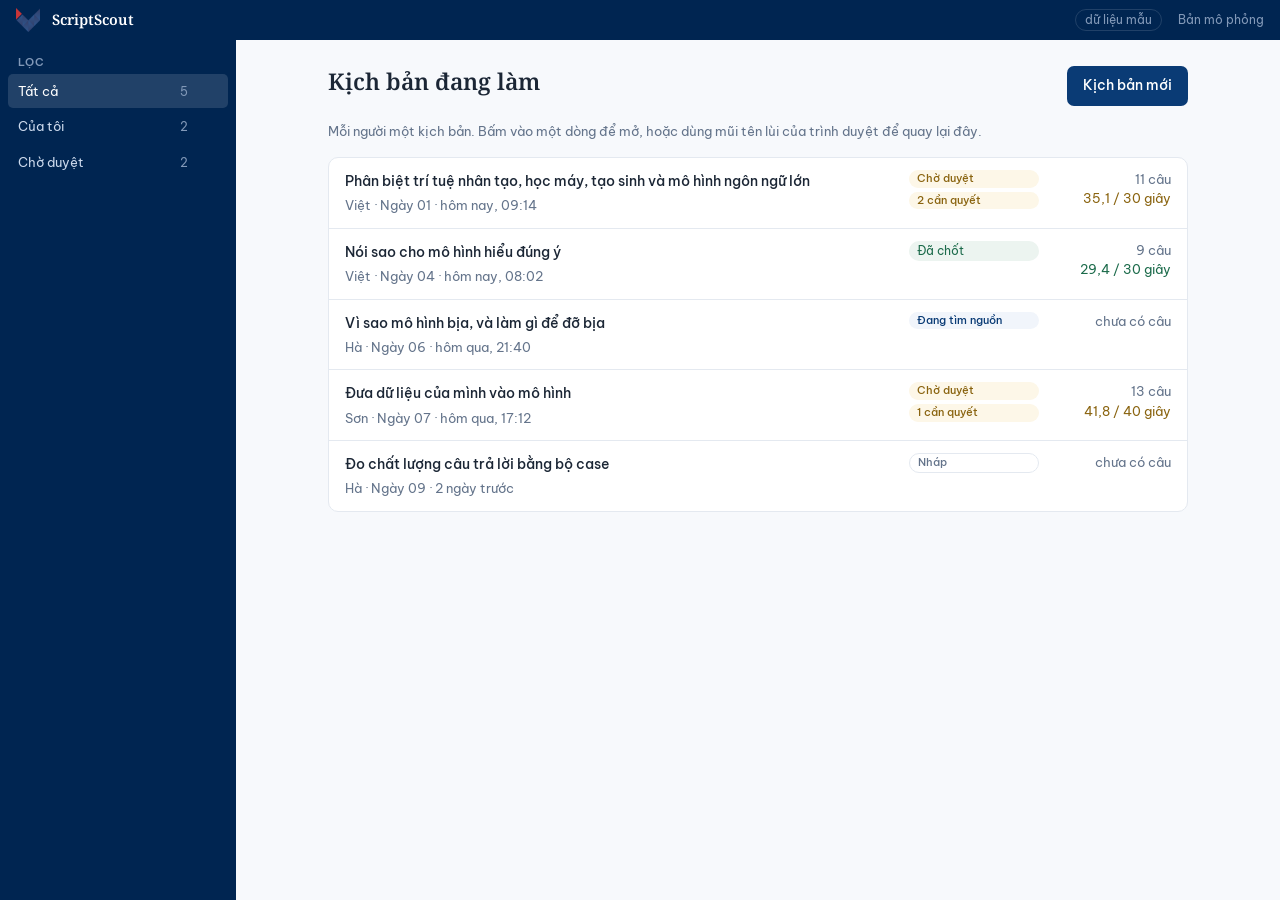
<file: codebase/ui/index.html>
<!doctype html>
<html lang="vi">
<head>
<meta charset="utf-8">
<meta name="viewport" content="width=device-width, initial-scale=1, viewport-fit=cover">
<title>ScriptScout</title>
<link rel="preconnect" href="https://fonts.googleapis.com">
<link rel="preconnect" href="https://fonts.gstatic.com" crossorigin>
<link rel="stylesheet" href="https://fonts.googleapis.com/css2?family=Noto+Serif:wght@400;600&family=Be+Vietnam+Pro:wght@300;400;500;600&display=swap">
<link rel="stylesheet" href="src/tokens.css">
<link rel="stylesheet" href="src/app.css">
</head>
<body>

<div class="app">
  <header class="top">
    <button class="back" id="back" hidden aria-label="Quay lai danh sach kich ban" title="Quay lai danh sach">
      <svg width="17" height="17" viewBox="0 0 18 18" fill="none" stroke="currentColor" stroke-width="1.8" aria-hidden="true"><path d="M11 3.5L5.5 9l5.5 5.5"/></svg>
    </button>
    <img src="src/vinuni-logo.png" alt="VinUniversity" width="24" height="24">
    <span class="nm">ScriptScout</span>
    <span class="crumb" id="crumb"></span>
    <div class="right">
      <span class="mode" id="mode">dữ liệu mẫu</span>
      <span class="meta num" id="cost">Bản mô phỏng</span>
    </div>
  </header>

  <div class="cols">
    <nav class="rail" id="rail" aria-label="Cấu trúc"></nav>

    <div class="mid" id="mid">
      <main class="thread" id="thread" aria-live="polite"></main>
      <div class="list" id="list" hidden></div>
      <div class="composer">
        <div class="wrap">
          <div class="chips" id="chips"></div>
          <div class="in">
            <label class="sr" for="say">Nhắn cho agent</label>
            <textarea id="say" rows="1" placeholder="Nhắn cho agent, hoặc bấm / để vào ô này"></textarea>
            <button class="btn pri" id="send">Gửi</button>
          </div>
        </div>
      </div>
    </div>

    <aside class="inspect" id="inspect" aria-label="Chi tiết"></aside>
  </div>
</div>

<script src="src/fixture.js"></script>
<script src="src/state.js"></script>
<script src="src/adapter-mock.js"></script>
<script src="src/adapter-http.js"></script>
<script src="src/adapter.js"></script>
<script src="src/export.js"></script>
<script src="src/views.js"></script>
<script src="src/app.js"></script>
</body>
</html>
</file>
<file: codebase/ui/src/tokens.css>
/* ScriptScout design tokens.
   Source of truth for colour, type, space, radius. Components must not carry literal hex.
   Brand: VinUniversity — navy #0A3B75, red #A31D24, gold #D6A21E.
   Three theme states: bare :root is light; prefers-color-scheme handles the unstamped
   default; [data-theme] wins over both. */

:root {
  /* brand */
  --brand-navy: #0A3B75;
  --brand-red: #A31D24;
  --brand-gold: #D6A21E;

  /* primary ramp */
  --navy: #0A3B75;
  --navy-strong: #002551;
  --navy-hover: #0d4a92;
  --navy-tint: #F1F5FB;
  --navy-line: #C7D9EE;
  --on-navy: #FFFFFF;

  /* semantic: these are state, not accent */
  --ok: #1C6B4B;
  --ok-tint: #ECF4F0;
  --caution: #8A6410;
  --caution-mark: #D6A21E;
  --caution-tint: #FDF7E8;
  --stop: #A31D24;
  --stop-tint: #FCF2F2;

  /* neutrals, biased cool toward the navy */
  --ink: #1B2635;
  --ink-2: #3F4E60;
  --muted: #64748B;
  --canvas: #F7F9FC;
  --surface: #FFFFFF;
  --surface-2: #FAFBFD;
  --line: #E4E9F0;
  --line-strong: #CFD7E2;

  /* dark rail sits on brand navy in both themes */
  --rail-bg: #002551;
  --rail-fg: #CBD9EC;
  --rail-dim: #8299B8;
  --rail-hover: rgba(255, 255, 255, 0.08);
  --rail-active: rgba(255, 255, 255, 0.13);

  --focus: #2C6FD1;

  /* type */
  --serif: 'Noto Serif', Georgia, 'Times New Roman', serif;
  --sans: 'Be Vietnam Pro', 'Segoe UI', system-ui, -apple-system, sans-serif;

  --t-display: 600 23px/1.28 var(--serif);
  --t-title: 600 17px/1.35 var(--serif);
  --t-script: 400 16px/1.52 var(--serif);
  --t-body: 400 14px/1.6 var(--sans);
  --t-body-sm: 400 12.5px/1.55 var(--sans);
  --t-label: 600 10.5px/1.3 var(--sans);
  --t-meta: 400 11.5px/1.45 var(--sans);
  --track-label: 0.1em;

  /* space, 4px scale */
  --s1: 4px;
  --s2: 8px;
  --s3: 12px;
  --s4: 16px;
  --s5: 20px;
  --s6: 26px;
  --s7: 34px;

  /* radius: one system. panels 10, controls 7, pills full. */
  --r-panel: 10px;
  --r-ctl: 7px;
  --r-pill: 999px;

  /* elevation: hairline first, shadow only for things that float */
  --lift: 0 4px 12px rgba(22, 32, 43, 0.10), 0 24px 48px -20px rgba(22, 32, 43, 0.22);

  --rail-w: 236px;
  --inspect-w: 352px;
  --thread-w: 760px;
}

@media (prefers-color-scheme: dark) {
  :root:not([data-theme="light"]) {
    --navy: #94B8E8;
    --navy-strong: #0A1320;
    --navy-hover: #A8C6EE;
    --navy-tint: #16243A;
    --navy-line: #2B4160;
    --on-navy: #0A1320;

    --ok: #6FC79E;
    --ok-tint: #142520;
    --caution: #E3BA57;
    --caution-mark: #D6A21E;
    --caution-tint: #2A2313;
    --stop: #F19BA3;
    --stop-tint: #2B1A1D;

    --ink: #E9EEF6;
    --ink-2: #BAC7D7;
    --muted: #8C9DB2;
    --canvas: #0D1420;
    --surface: #141D2B;
    --surface-2: #101825;
    --line: #253248;
    --line-strong: #32425C;

    --rail-bg: #081120;
    --rail-fg: #CBD9EC;
    --rail-dim: #7889A3;

    --focus: #83B2F0;
    --lift: 0 4px 12px rgba(0, 0, 0, 0.36), 0 24px 48px -20px rgba(0, 0, 0, 0.6);
  }
}

:root[data-theme="dark"] {
  --navy: #94B8E8;
  --navy-strong: #0A1320;
  --navy-hover: #A8C6EE;
  --navy-tint: #16243A;
  --navy-line: #2B4160;
  --on-navy: #0A1320;

  --ok: #6FC79E;
  --ok-tint: #142520;
  --caution: #E3BA57;
  --caution-mark: #D6A21E;
  --caution-tint: #2A2313;
  --stop: #F19BA3;
  --stop-tint: #2B1A1D;

  --ink: #E9EEF6;
  --ink-2: #BAC7D7;
  --muted: #8C9DB2;
  --canvas: #0D1420;
  --surface: #141D2B;
  --surface-2: #101825;
  --line: #253248;
  --line-strong: #32425C;

  --rail-bg: #081120;
  --rail-fg: #CBD9EC;
  --rail-dim: #7889A3;

  --focus: #83B2F0;
  --lift: 0 4px 12px rgba(0, 0, 0, 0.36), 0 24px 48px -20px rgba(0, 0, 0, 0.6);
}
</file>
<file: codebase/ui/src/app.css>
/* Components. Every value comes from tokens.css. No literal hex below this line. */

* { box-sizing: border-box; }
/* A class selector beats the user-agent rule for [hidden], so display:flex on a pane would
   keep it laid out even while hidden. Say it once, loudly. */
[hidden] { display: none !important; }
html, body { height: 100%; }
body {
  margin: 0;
  background: var(--canvas);
  color: var(--ink);
  font: var(--t-body);
  -webkit-font-smoothing: antialiased;
}
h1, h2, h3 { margin: 0; font-family: var(--serif); text-wrap: balance; }
p { margin: 0 0 var(--s3); }
p:last-child { margin-bottom: 0; }
button { font: inherit; color: inherit; background: none; border: 0; padding: 0; cursor: pointer; }
:focus-visible { outline: 2px solid var(--focus); outline-offset: 2px; border-radius: 3px; }
.num { font-variant-numeric: tabular-nums; }
.lbl { font: var(--t-label); letter-spacing: var(--track-label); text-transform: uppercase; color: var(--muted); }
.sub { font: var(--t-body-sm); color: var(--muted); }
.sr { position: absolute; width: 1px; height: 1px; overflow: hidden; clip-path: inset(50%); white-space: nowrap; }

/* ---------- shell ---------- */
.app { height: 100%; display: grid; grid-template-rows: auto minmax(0, 1fr); }

.top {
  background: var(--rail-bg); color: var(--rail-fg);
  display: flex; align-items: center; gap: var(--s3);
  padding-inline: var(--s4);
  padding-block: var(--s2);
  padding-top: calc(var(--s2) + env(safe-area-inset-top, 0px));
}
.top img { width: 24px; height: 24px; display: block; }
.top .nm { font-family: var(--serif); font-size: 14.5px; font-weight: 600; color: #fff; }
.top .right { margin-left: auto; display: flex; align-items: center; gap: var(--s4); }
.top .back { color: var(--rail-fg); border-radius: var(--r-ctl); padding: 4px; display: grid; place-items: center; }
.top .back:hover { background: var(--rail-hover); color: #fff; }
.top .crumb { font: var(--t-body-sm); color: var(--rail-dim); max-width: 44ch; overflow: hidden; text-overflow: ellipsis; white-space: nowrap; }
.top .crumb::before { content: "/"; margin-right: var(--s2); opacity: .5; }
.top .crumb:empty { display: none; }

/* The exit lives under the script, so it reads as the end of the artifact rather than
   another control in the rail. */
.finish { display: flex; align-items: center; justify-content: space-between; gap: var(--s4);
  flex-wrap: wrap; padding: var(--s4) var(--s5); border-top: 1px solid var(--line);
  background: var(--navy-tint); border-radius: 0 0 var(--r-panel) var(--r-panel); }
.finish .acts { display: flex; align-items: center; gap: var(--s3); }

.qnav { display: flex; align-items: center; gap: var(--s3); margin: var(--s2) 0 var(--s3); }
.qnav .btn[disabled] { opacity: .4; pointer-events: none; }

.art.vid video { display: block; width: 100%; background: #000;
  border-top: 1px solid var(--line); border-bottom: 1px solid var(--line); }
.art.vid .artf { align-items: center; }

.list { width: 100%; max-width: 900px; margin: 0 auto; padding: var(--s6) var(--s5) var(--s7); display: flex; flex-direction: column; gap: var(--s4); }
.list .s { cursor: pointer; }
.top .meta { font: var(--t-meta); color: var(--rail-dim); }
.top .mode { font: var(--t-meta); color: var(--rail-dim); border: 1px solid var(--rail-active); border-radius: var(--r-pill); padding: 2px 9px; }

.cols { display: grid; grid-template-columns: var(--rail-w) minmax(0, 1fr) var(--inspect-w); min-height: 0; }
/* The list needs no inspector, so the column goes away rather than sitting there empty. */
.cols.listing { grid-template-columns: var(--rail-w) minmax(0, 1fr); }

/* ---------- left: structure ---------- */
.rail { background: var(--rail-bg); overflow-y: auto; padding: var(--s4) var(--s2) var(--s6); display: flex; flex-direction: column; gap: var(--s5); }
.rail h2 { font: var(--t-label); font-family: var(--sans); letter-spacing: var(--track-label); text-transform: uppercase; color: var(--rail-dim); padding: 0 10px var(--s1); }
.rail ol { list-style: none; margin: 0; padding: 0; display: flex; flex-direction: column; gap: 1px; }
.rail .beat, .rail li > button { width: 100%; text-align: left; color: var(--rail-fg); font-size: 13px; padding: 7px 10px; border-radius: 5px; display: flex; gap: var(--s2); align-items: baseline; }
.rail li > button:hover { background: var(--rail-hover); }
.rail li > button[aria-current="true"] { background: var(--rail-active); color: #fff; }
.rail .k { color: var(--rail-dim); font: var(--t-meta); min-width: 38px; flex: none; }
.rail .beat.off { color: var(--rail-dim); }
.rail .sec { color: var(--rail-dim); font: var(--t-meta); padding: var(--s3) 10px var(--s1); }
.rail li.gone > button { color: var(--rail-dim); }
.rail li.gone .t { text-decoration: line-through; }
.rail .foot { margin-top: auto; padding: var(--s3) 10px 0; border-top: 1px solid var(--rail-active); color: var(--rail-dim); font: var(--t-meta); display: flex; flex-direction: column; gap: 2px; }
.rail .foot b { color: #fff; font-size: 15px; font-weight: 600; }

/* ---------- centre: thread ---------- */
.mid { overflow-y: auto; display: flex; flex-direction: column; }
.thread { width: 100%; max-width: var(--thread-w); margin: 0 auto; padding: var(--s6) var(--s5) var(--s2); display: flex; flex-direction: column; justify-content: flex-end; gap: var(--s6); flex: 1; }

.composer { position: sticky; bottom: 0; background: linear-gradient(to top, var(--canvas) 62%, transparent); padding: var(--s3) var(--s5); padding-bottom: calc(var(--s4) + env(safe-area-inset-bottom, 0px)); }
.composer .wrap { max-width: var(--thread-w); margin: 0 auto; }
.composer .in { background: var(--surface); border: 1px solid var(--line); border-radius: var(--r-panel); padding: var(--s2) var(--s3); display: flex; gap: var(--s3); align-items: flex-end; }
.composer .in:focus-within { border-color: var(--navy-line); }
.composer textarea { flex: 1; font: inherit; color: var(--ink); background: none; border: 0; resize: none; min-height: 24px; max-height: 120px; }
.composer textarea:focus { outline: none; }
.composer textarea::placeholder { color: var(--muted); opacity: 1; }
.chips { display: flex; gap: var(--s2); flex-wrap: wrap; margin-bottom: var(--s2); }
.chip { border: 1px solid var(--line); background: var(--surface); border-radius: var(--r-pill); padding: 5px 12px; font: var(--t-body-sm); color: var(--ink-2); }
.chip:hover { border-color: var(--navy-line); color: var(--navy); }

.msg { display: flex; flex-direction: column; gap: var(--s2); }
.msg.user { align-items: flex-end; }
.msg.user .body { background: var(--navy-tint); border-radius: var(--r-panel) var(--r-panel) 3px var(--r-panel); padding: 11px var(--s4); max-width: 86%; }
.msg.agent .who { display: flex; align-items: center; gap: var(--s2); }
.msg.agent .who .av { width: 20px; height: 20px; border-radius: 5px; background: var(--navy); display: grid; place-items: center; flex: none; }
.msg.agent .who .nm { font: var(--t-body-sm); font-weight: 500; color: var(--muted); }
.msg.agent .body { padding-left: 28px; }
.qs { margin: var(--s3) 0 0; padding-left: var(--s5); display: flex; flex-direction: column; gap: var(--s2); }

.acts { display: flex; gap: var(--s1); align-items: center; flex-wrap: wrap; margin-top: var(--s4); }
.btn { border-radius: var(--r-ctl); padding: 9px 16px; font-size: 13.5px; }
.btn.pri { background: var(--navy); color: var(--on-navy); font-weight: 500; }
.btn.pri:hover { background: var(--navy-hover); }
.btn.pri:active { transform: translateY(1px); }
.btn.pri[disabled] { opacity: .45; cursor: not-allowed; }
.btn.quiet { color: var(--muted); }
.btn.quiet:hover { color: var(--ink); background: var(--surface); }
.btn.quiet.stop:hover { color: var(--stop); background: var(--stop-tint); }
.btn.line { border: 1px solid var(--line); background: var(--surface); }
.btn.line:hover { border-color: var(--navy-line); }

/* ---------- plan ---------- */
.plan { border-left: 2px solid var(--navy-line); padding-left: var(--s4); margin-left: 28px; }
.plan h3 { font: var(--t-title); margin-bottom: var(--s2); }
.crit { display: grid; grid-template-columns: repeat(auto-fit, minmax(210px, 1fr)); gap: var(--s1) var(--s4); margin-top: var(--s3); }
.crit div { display: flex; justify-content: space-between; gap: var(--s2); font: var(--t-body-sm); }
.crit b { font-weight: 500; color: var(--ink-2); }
.crit span { color: var(--muted); }

/* ---------- trace ---------- */
.trace { padding-left: 28px; display: flex; flex-direction: column; gap: 3px; }
.tr { display: grid; grid-template-columns: 16px 56px minmax(0, 1fr); gap: var(--s2); align-items: baseline; font: var(--t-body-sm); }
.tr .t { color: var(--muted); font: var(--t-meta); }
.tr.stop { color: var(--stop); }
.tr.skip { color: var(--muted); }
.tr.caution { color: var(--caution); }
.tr.in { animation: rise 260ms ease-out both; }
@keyframes rise { from { opacity: 0; transform: translateY(5px); } to { opacity: 1; transform: none; } }
.pbar { height: 3px; background: var(--line); border-radius: 2px; overflow: hidden; margin: var(--s3) 0 0 28px; }
.pbar i { display: block; height: 100%; background: var(--navy); width: 0; transition: width 400ms linear; }

/* ---------- script artifact ---------- */
.art { border: 1px solid var(--line); background: var(--surface); border-radius: var(--r-panel); overflow: hidden; margin-left: 28px; }
.art.old { opacity: .55; }
.arth { padding: var(--s3) var(--s4); border-bottom: 1px solid var(--line); display: flex; align-items: baseline; justify-content: space-between; gap: var(--s3); flex-wrap: wrap; }
.arth .ttl { font: var(--t-title); }
.arth .dur { font: var(--t-body-sm); }
.arth .dur.over { color: var(--caution); }
.arth .dur.ok { color: var(--ok); }

/* coverage strip: one cell per sentence, evidence state at a glance */
.cov { display: flex; gap: 3px; padding: var(--s3) var(--s4); border-bottom: 1px solid var(--line); background: var(--surface-2); }
.cov button { flex: 1; height: 7px; border-radius: 2px; background: var(--line); min-width: 10px; }
.cov button[data-g="verified"] { background: var(--ok); }
.cov button[data-g="single"] { background: var(--navy); }
.cov button[data-g="unverified"] { background: var(--caution-mark); }
.cov button[data-g="conflict"] { background: var(--caution-mark); opacity: .55; }
.cov button[data-g="dead"] { background: var(--stop); }
.cov button[data-g="none"] { background: var(--line-strong); }
.cov button:hover, .cov button[aria-current="true"] { outline: 2px solid var(--focus); outline-offset: 1px; }
.covkey { display: flex; gap: var(--s3); flex-wrap: wrap; padding: 0 var(--s4) var(--s3); background: var(--surface-2); border-bottom: 1px solid var(--line); font: var(--t-meta); color: var(--muted); }
.covkey span { display: inline-flex; align-items: center; gap: 5px; }
.covkey i { width: 9px; height: 9px; border-radius: 2px; display: inline-block; }

.s { display: grid; grid-template-columns: 74px minmax(0, 1fr) auto; gap: var(--s3); padding: var(--s3) var(--s4); border-top: 1px solid var(--line); align-items: start; width: 100%; text-align: left; cursor: pointer; }
.s.on { box-shadow: inset 3px 0 0 var(--navy); }
.s:hover { background: var(--navy-tint); }
/* Pinned and hovered are different states: the inspector follows the pointer, so the
   hovered row takes the fill and the pinned one keeps only its marker. */
.art:not(:hover) .s.on { background: var(--navy-tint); }
.s .k { font: var(--t-meta); color: var(--muted); display: flex; flex-direction: column; gap: var(--s1); align-items: flex-start; }
.s .loi { font: var(--t-script); color: var(--ink); }
.s.cut { background: var(--stop-tint); }
.s.cut .loi { text-decoration: line-through; color: var(--muted); }
.s .right { display: flex; align-items: center; gap: var(--s2); }
.s .dur { font: var(--t-meta); color: var(--muted); }
.s .cut-act { opacity: 0; font: var(--t-body-sm); color: var(--stop); white-space: nowrap; transition: opacity 120ms; padding: 2px 6px; border-radius: var(--r-ctl); }
.s .cut-act:hover { background: var(--stop-tint); }
.s .cut-act:focus-visible { opacity: 1; }
.s.cut .cut-act { color: var(--muted); }
.s:hover .cut-act, .s.on .cut-act { opacity: 1; }
@media (hover: none) { .s .cut-act { opacity: 1; } }
.s .was { font: var(--t-body-sm); color: var(--muted); margin-top: var(--s1); }
.s .was s { color: var(--muted); }

.artf { padding: var(--s3) var(--s4); border-top: 1px solid var(--line); display: flex; align-items: center; justify-content: space-between; gap: var(--s3); flex-wrap: wrap; background: var(--surface-2); }

.tag { border-radius: var(--r-pill); padding: 2px 8px; font: var(--t-label); font-weight: 500; letter-spacing: 0; text-transform: none; white-space: nowrap; display: inline-flex; align-items: center; gap: 4px; }
.tag.n { background: var(--navy-tint); color: var(--navy); }
.tag.g { background: var(--caution-tint); color: var(--caution); }
.tag.r { background: var(--stop-tint); color: var(--stop); }
.tag.k { background: var(--ok-tint); color: var(--ok); }
.tag.o { border: 1px solid var(--line); color: var(--muted); }

/* ---------- right: inspector ---------- */
.inspect { border-left: 1px solid var(--line); overflow-y: auto; display: flex; flex-direction: column; }
.tabs { display: flex; gap: var(--s1); padding: var(--s3) var(--s4) 0; position: sticky; top: 0; background: var(--canvas); border-bottom: 1px solid var(--line); }
.tabs button { padding: var(--s2) var(--s3); font-size: 13px; color: var(--muted); border-bottom: 2px solid transparent; margin-bottom: -1px; }
.tabs button:hover { color: var(--ink); }
.tabs button[aria-selected="true"] { color: var(--ink); font-weight: 500; border-bottom-color: var(--navy); }
.tabs button { white-space: nowrap; }
.tabs .count { font: var(--t-meta); color: var(--muted); margin-left: var(--s1); }
.tabs .count.due { background: var(--caution-tint); color: var(--caution); border-radius: var(--r-pill); padding: 1px 7px; font-weight: 600; }
.ipad { padding: var(--s4); padding-bottom: var(--s7); display: flex; flex-direction: column; gap: var(--s3); }

.dl { display: grid; grid-template-columns: 78px minmax(0, 1fr); gap: var(--s1) var(--s3); font: var(--t-body-sm); }
.dl dt { color: var(--muted); margin: 0; }
.dl dd { margin: 0; color: var(--ink-2); }

.quote { background: var(--navy-tint); border-radius: var(--r-ctl); padding: 11px var(--s3); font-family: var(--serif); font-style: italic; font-size: 13.5px; line-height: 1.55; color: var(--ink-2); }
.quote mark { background: var(--caution-tint); color: var(--ink); padding: 0 2px; border-radius: 2px; }
.quote.mute { opacity: .5; }

.meter { display: flex; gap: 3px; }
.meter i { width: 13px; height: 4px; border-radius: 2px; background: var(--line); display: inline-block; }
.meter i.on { background: var(--navy); }
.meter.mid i.on { background: var(--caution-mark); }
.meter.low i.on { background: var(--muted); }

.src { border-top: 1px solid var(--line); padding: var(--s3) 0; display: flex; flex-direction: column; gap: var(--s1); }
.src:first-of-type { border-top: 0; }
.src.out { opacity: .62; }
.src.out .t { text-decoration: line-through; }
.src .t { font-size: 13.5px; font-weight: 500; }
.src .row { display: flex; align-items: center; justify-content: space-between; gap: var(--s2); }
.src .deps { font: var(--t-meta); color: var(--muted); }

label.field { display: flex; flex-direction: column; gap: var(--s1); }
input[type="url"], input[type="text"], textarea.f {
  font: inherit; color: var(--ink); background: var(--surface);
  border: 1px solid var(--line); border-radius: var(--r-ctl); padding: 8px 11px; width: 100%;
}
input:focus, textarea.f:focus { outline: none; border-color: var(--navy-line); box-shadow: 0 0 0 3px var(--navy-tint); }
textarea.f { resize: vertical; min-height: 62px; }
input::placeholder, textarea::placeholder { color: var(--muted); opacity: 1; }
.radio { display: flex; gap: var(--s2); align-items: flex-start; padding: var(--s2) var(--s3); border: 1px solid var(--line); border-radius: var(--r-ctl); cursor: pointer; font: var(--t-body-sm); }
.radio:hover { border-color: var(--navy-line); }
.radio input { margin-top: 3px; accent-color: var(--navy); }

.note { border-radius: var(--r-ctl); padding: var(--s3); font: var(--t-body-sm); display: flex; gap: var(--s2); align-items: flex-start; }
.note.g { background: var(--caution-tint); color: var(--caution); }
.note.r { background: var(--stop-tint); color: var(--stop); }
.note.n { background: var(--navy-tint); color: var(--ink-2); }

kbd { font: var(--t-meta); font-family: var(--sans); border: 1px solid var(--line-strong); border-bottom-width: 2px; border-radius: 4px; padding: 1px 5px; color: var(--muted); background: var(--surface); }

/* ---------- responsive ---------- */
@media (max-width: 1180px) {
  .app { height: auto; }
  .cols { grid-template-columns: 1fr; }
  .rail { flex-direction: row; flex-wrap: wrap; align-items: center; gap: var(--s2); padding: var(--s2) var(--s4); }
  .rail h2, .rail .sec, .rail .foot { display: none; }
  .rail ol { flex-direction: row; flex-wrap: wrap; }
  .rail .k { min-width: 0; }
  .inspect { border-left: 0; border-top: 1px solid var(--line); }
  .tabs { position: static; }
  .plan, .trace, .art, .pbar { margin-left: 0; }
  .msg.agent .body { padding-left: 0; }
}
@media (max-width: 560px) {
  .s { grid-template-columns: minmax(0, 1fr); gap: var(--s2); }
  .s .k { flex-direction: row; align-items: center; }
  .s .right { justify-content: space-between; }
  .thread, .composer { padding-inline: var(--s4); }
}
@media (prefers-reduced-motion: reduce) {
  *, *::before, *::after { animation-duration: .01ms !important; transition-duration: .01ms !important; }
  .btn.pri:active { transform: none; }
}
</file>
